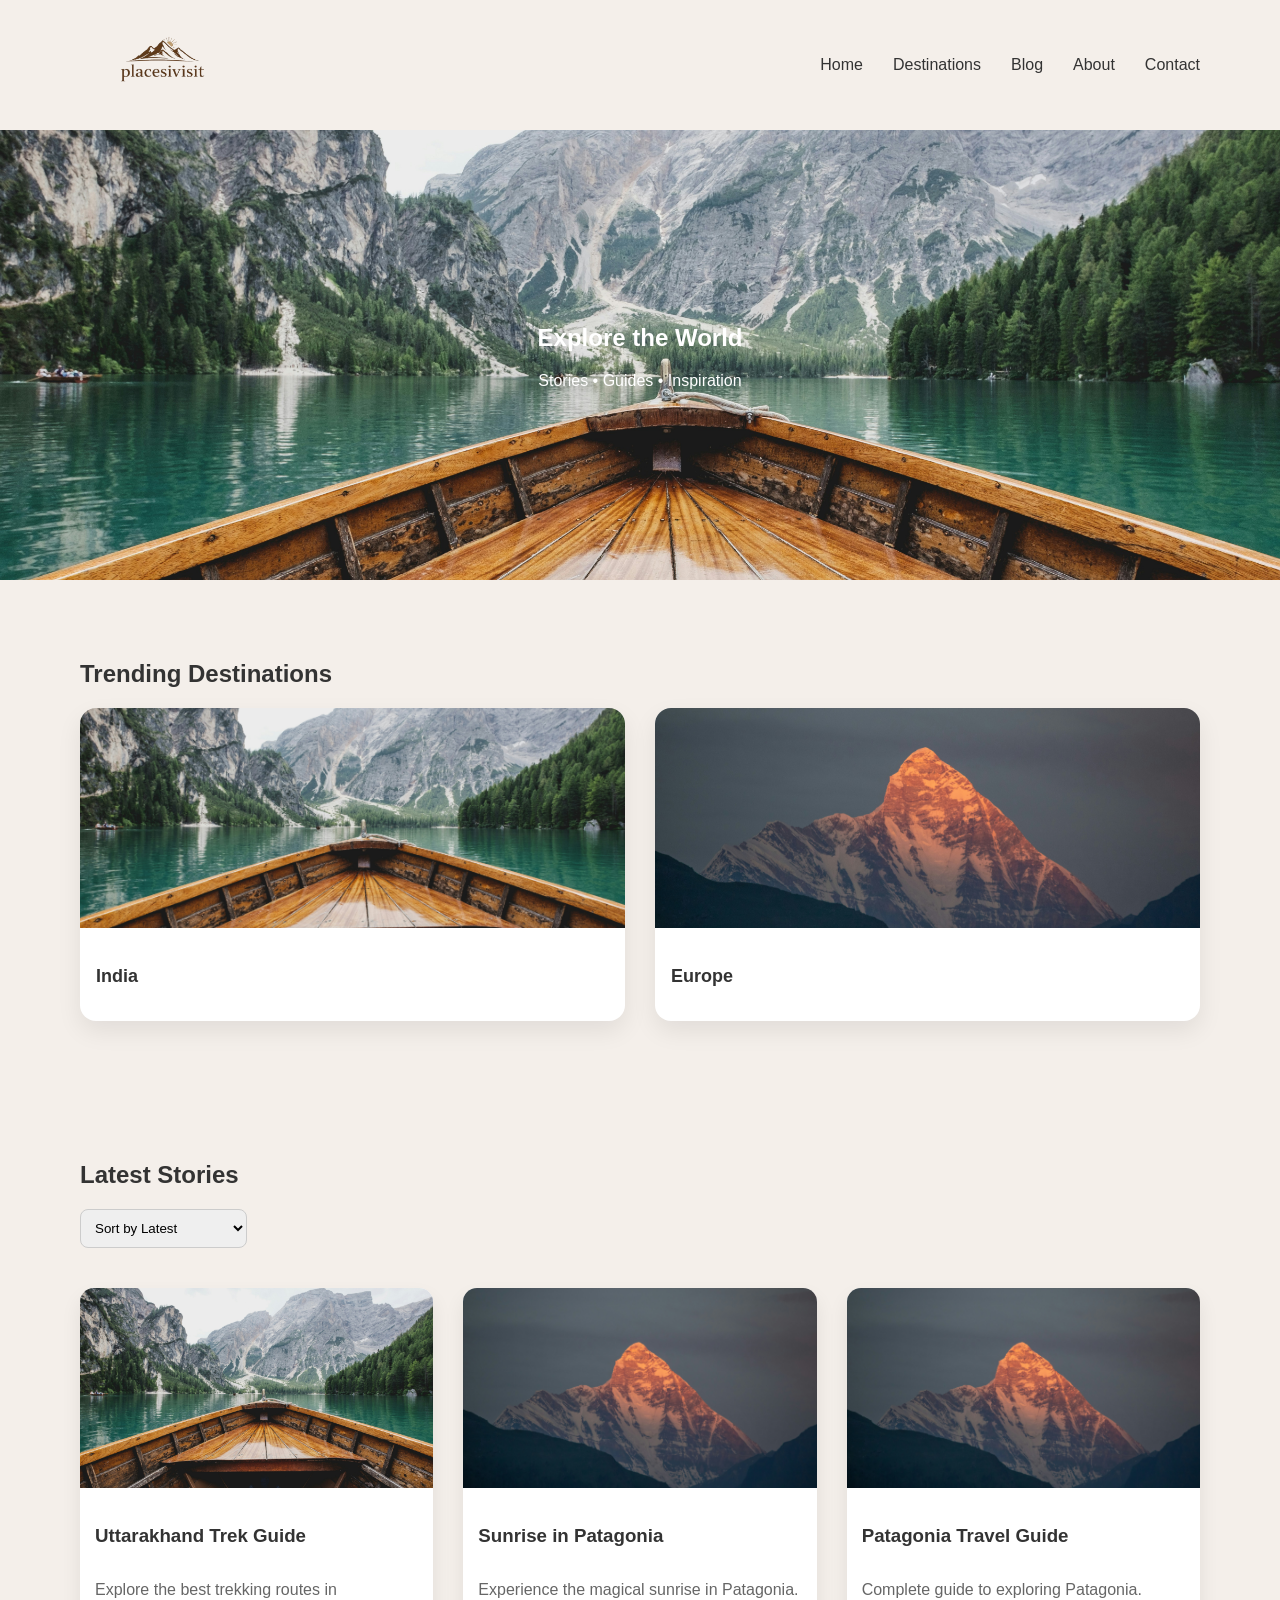
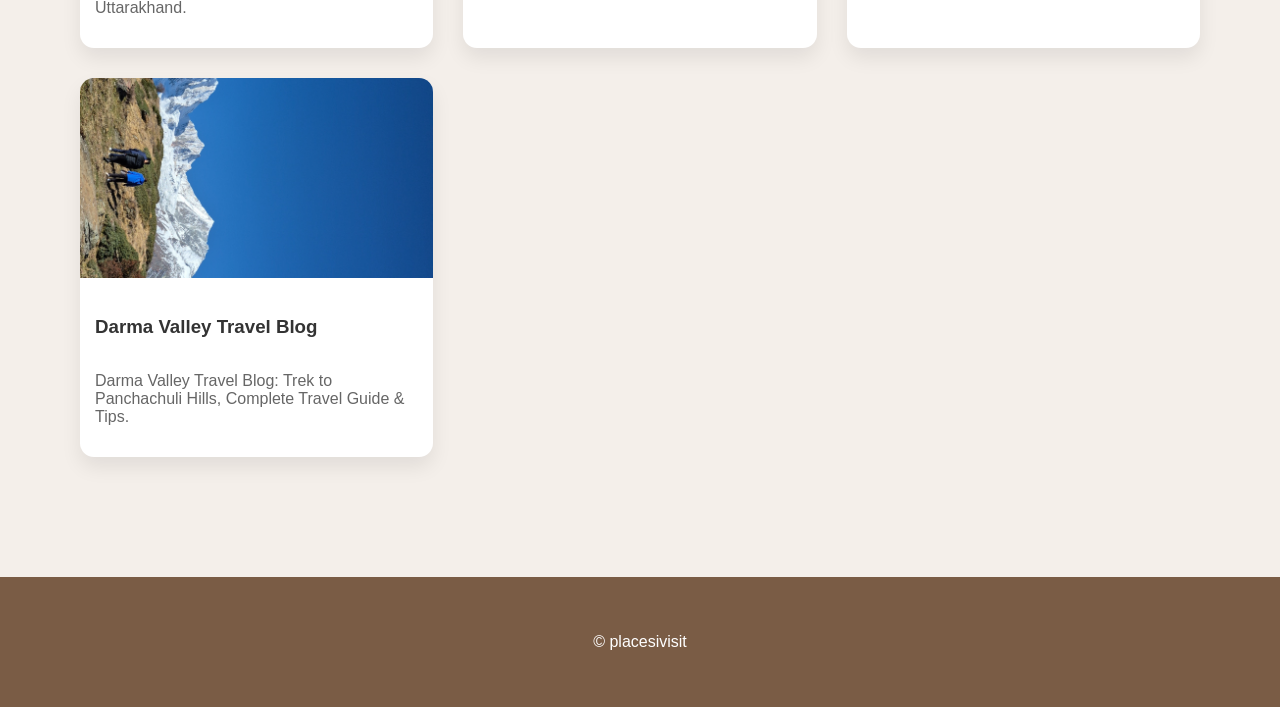
<file: index.html>
<!DOCTYPE html>

<html>

<head>
<title>placesivisit</title>
<link rel="stylesheet" href="style.css">
</head>

<body>

<header class="header transparent-header">

<a href="index.html" class="logo">
<img src="logo/placesivisitlogoo.jpg">
</a>

<nav class="nav">
<a href="index.html">Home</a>
<a href="destinations.html">Destinations</a>
<a href="blog.html">Blog</a>
<a href="about.html">About</a>
<a href="contact.html">Contact</a>
</nav>

</header>

<section class="hero">

<img src="images/travel.jpg">

<div class="hero-text">

<h1>Explore the World</h1>
<p>Stories • Guides • Inspiration</p>

</div>

</section>

<section class="section">

<h2>Trending Destinations</h2>

<div class="grid">

<div class="card" onclick="location.href='destinations.html?continent=india'">

<img src="images/travel.jpg">
<h3>India</h3>

</div>

<div class="card" onclick="location.href='destinations.html?continent=europe'">

<img src="images/patagonia.jpg">
<h3>Europe</h3>

</div>

</div>

</section>



<section class="section">

<h2>Latest Stories</h2>

<select class="sort-select" id="sortSelect" onchange="sortPosts()">

<option value="latest">Sort by Latest</option>
<option value="popular">Sort by Most Popular</option>

</select>

<div class="grid" id="blog-container"></div>

</section>


<script src="script.js"></script>

<footer>

<p>© placesivisit</p>

</footer>

</body>
</html>
</file>
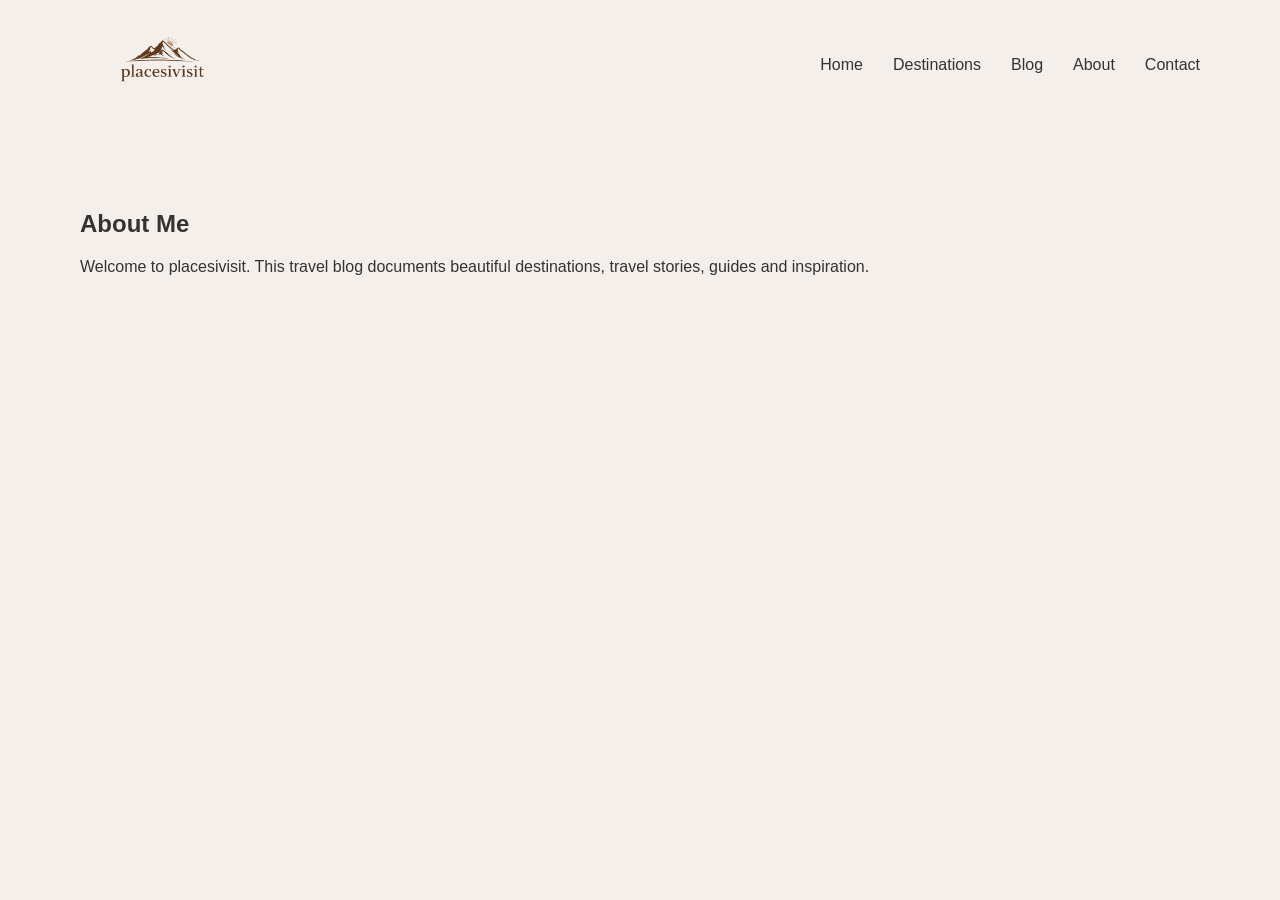
<file: about.html>
<!DOCTYPE html>

<html>

<head>
<title>About</title>
<link rel="stylesheet" href="style.css">
</head>

<body>

<header class="header transparent-header">

<a href="index.html" class="logo">
<img src="logo/placesivisitlogoo.jpg">
</a>

<nav class="nav">
<a href="index.html">Home</a>
<a href="destinations.html">Destinations</a>
<a href="blog.html">Blog</a>
<a href="about.html">About</a>
<a href="contact.html">Contact</a>
</nav>

</header>

<section class="section">

<h2>About Me</h2>

<p>

Welcome to placesivisit.
This travel blog documents beautiful destinations, travel stories, guides and inspiration.

</p>

</section>

</body>
</html>
</file>
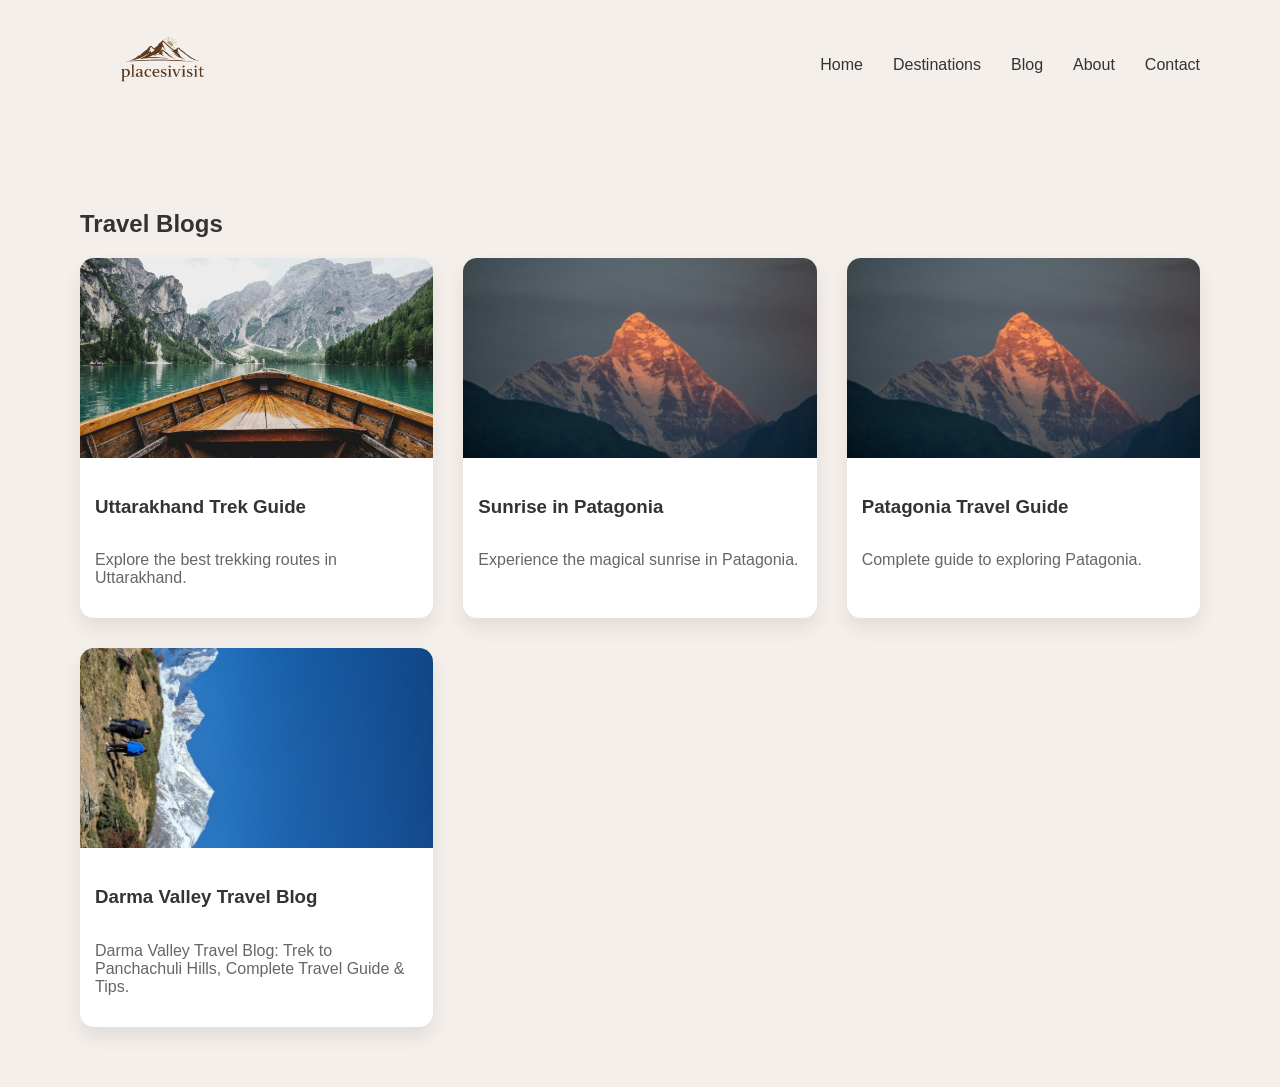
<file: blog.html>
<!DOCTYPE html>

<html>

<head>
<title>Travel Blog</title>
<link rel="stylesheet" href="style.css">
</head>

<body>

<header class="header transparent-header">

<a href="index.html" class="logo">
<img src="logo/placesivisitlogoo.jpg">
</a>

<nav class="nav">
<a href="index.html">Home</a>
<a href="destinations.html">Destinations</a>
<a href="blog.html">Blog</a>
<a href="about.html">About</a>
<a href="contact.html">Contact</a>
</nav>

</header>

<section class="section">

<h2>Travel Blogs</h2>

<div class="grid" id="blog-container"></div>

</section>

<script src="script.js"></script>


</body>
</html>
</file>
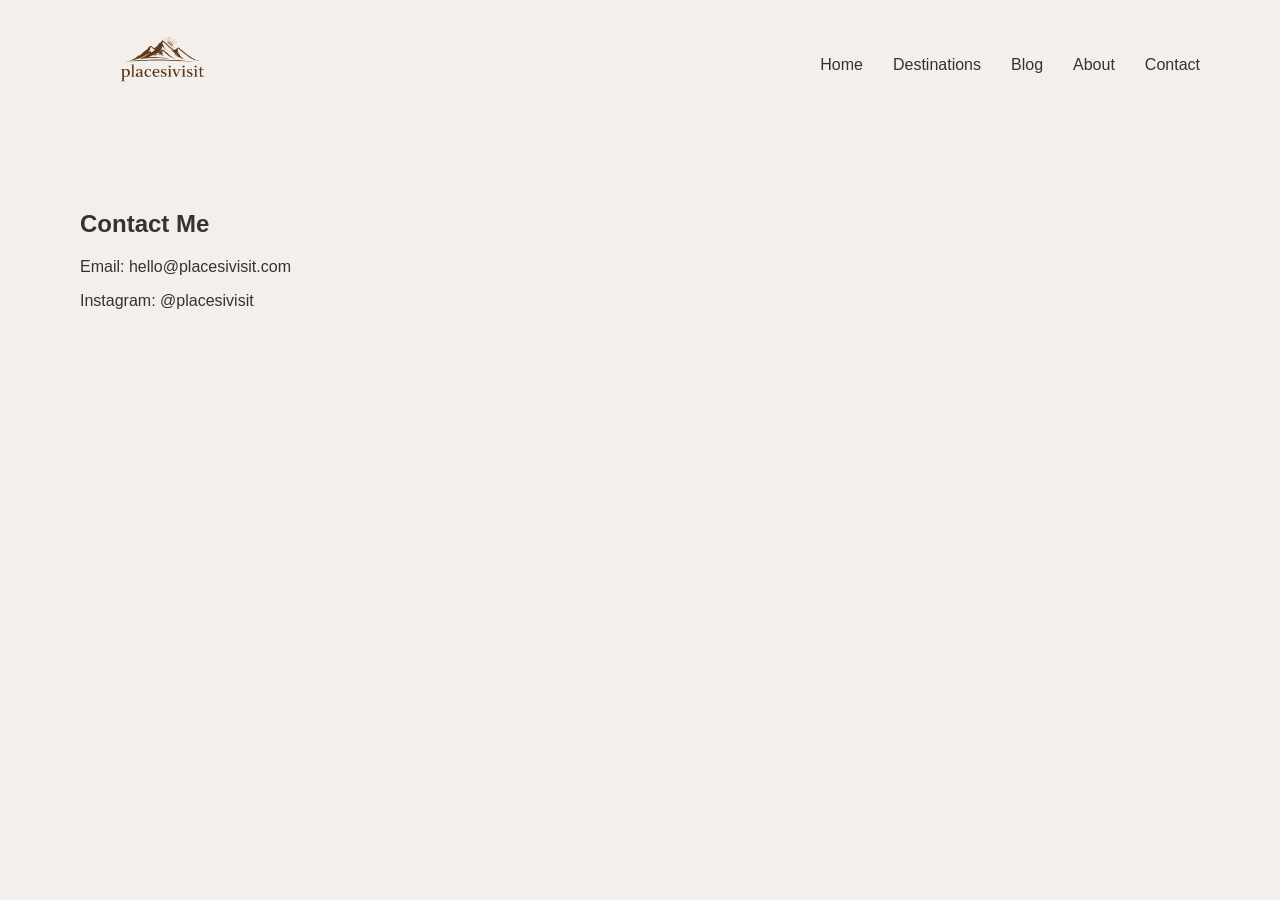
<file: contact.html>
<!DOCTYPE html>

<html>

<head>
<title>Contact</title>
<link rel="stylesheet" href="style.css">
</head>

<body>

<header class="header transparent-header">

<a href="index.html" class="logo">
<img src="logo/placesivisitlogoo.jpg">
</a>

<nav class="nav">
<a href="index.html">Home</a>
<a href="destinations.html">Destinations</a>
<a href="blog.html">Blog</a>
<a href="about.html">About</a>
<a href="contact.html">Contact</a>
</nav>

</header>

<section class="section">

<h2>Contact Me</h2>

<p>Email: hello@placesivisit.com</p>

<p>Instagram: @placesivisit</p>

</section>

</body>
</html>
</file>
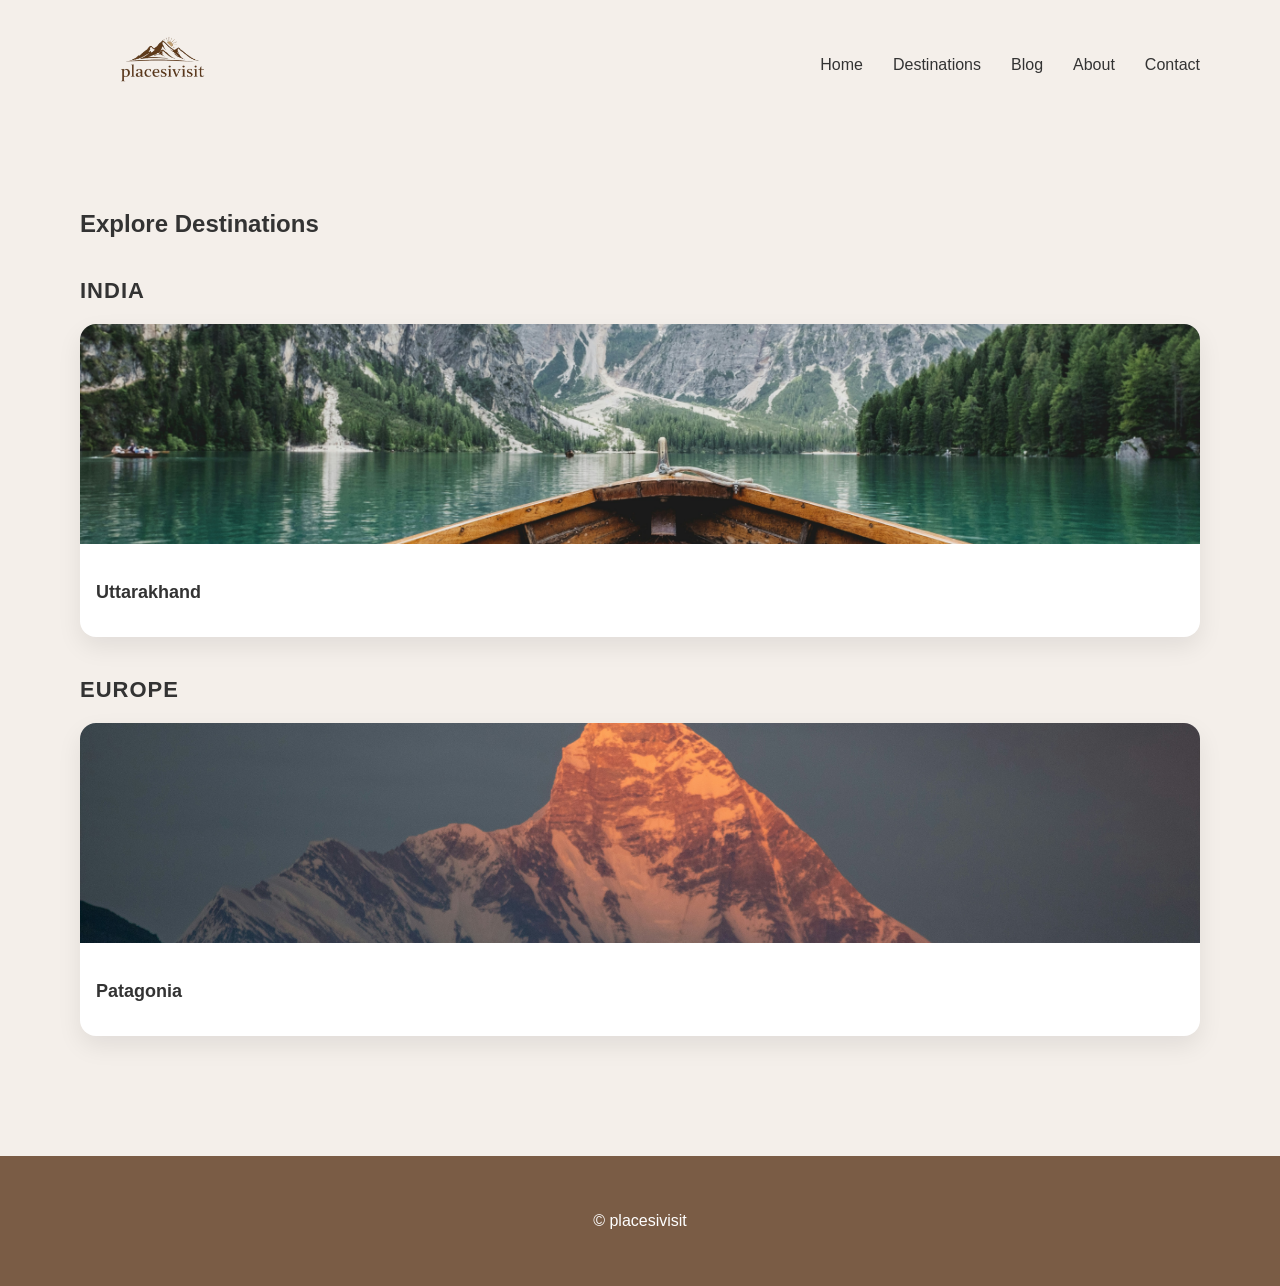
<file: destinations.html>
<!DOCTYPE html>

<html>

<head>

<title>Destinations | placesivisit</title>
<link rel="stylesheet" href="style.css">

</head>

<body>

<header class="header transparent-header">

<a href="index.html" class="logo">
<img src="logo/placesivisitlogoo.jpg">
</a>

<nav class="nav">
<a href="index.html">Home</a>
<a href="destinations.html">Destinations</a>
<a href="blog.html">Blog</a>
<a href="about.html">About</a>
<a href="contact.html">Contact</a>
</nav>

</header>

<section class="section">

<h1>Explore Destinations</h1>

<div id="destination-container"></div>

</section>

<script src="script.js"></script>

<footer>

<p>© placesivisit</p>

</footer>

</body>
</html>
</file>
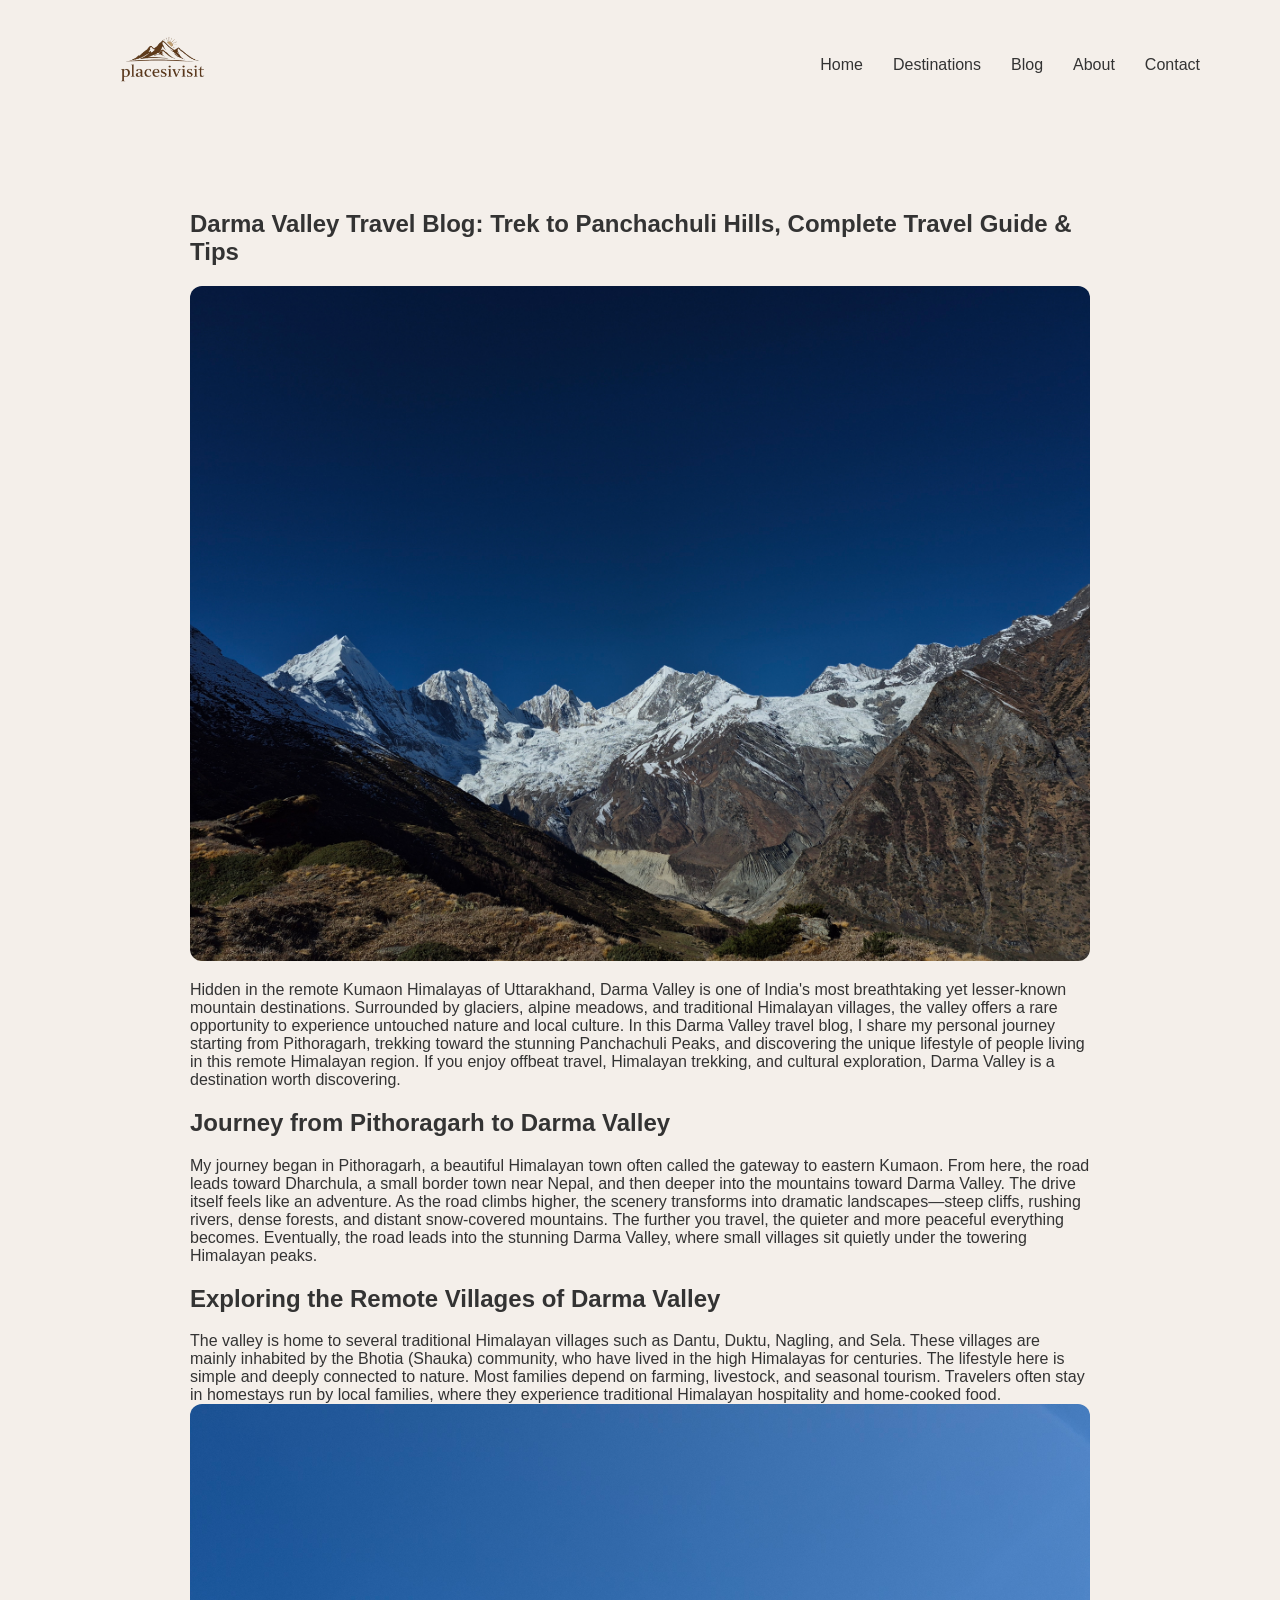
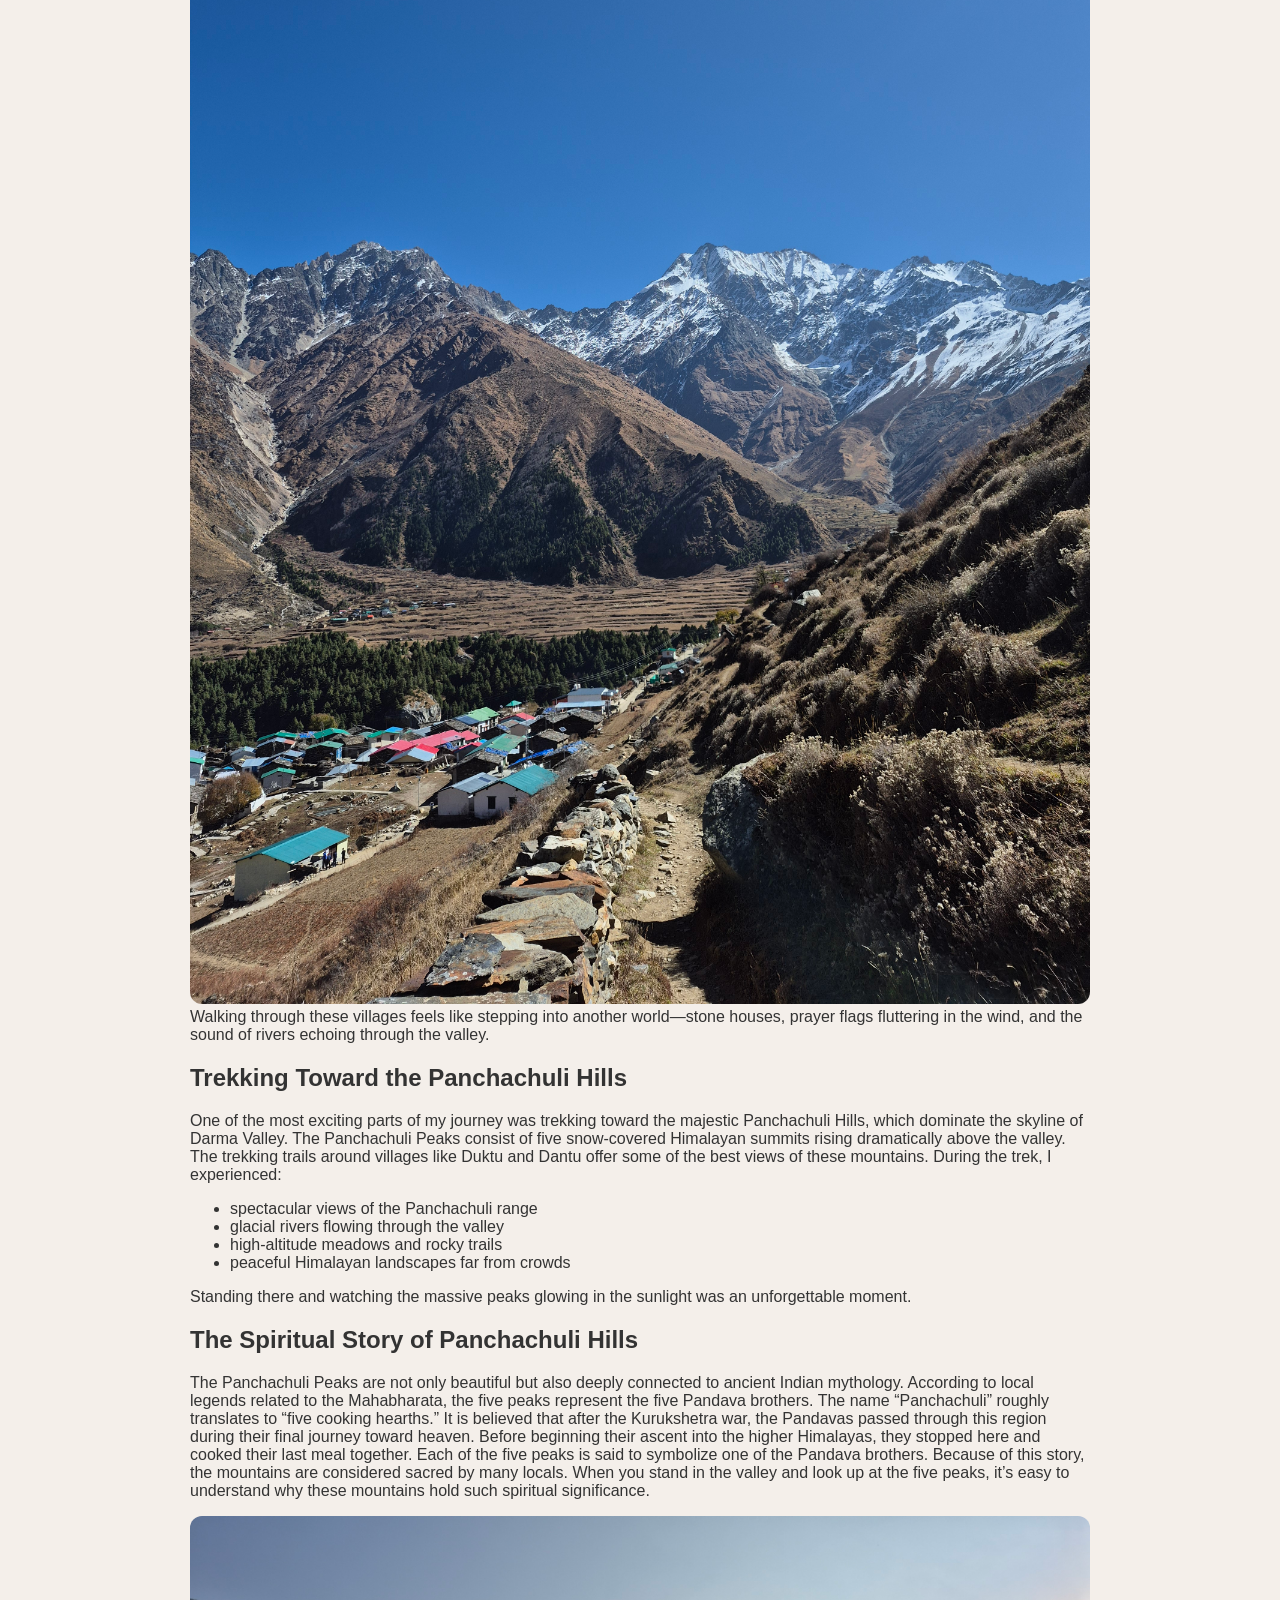
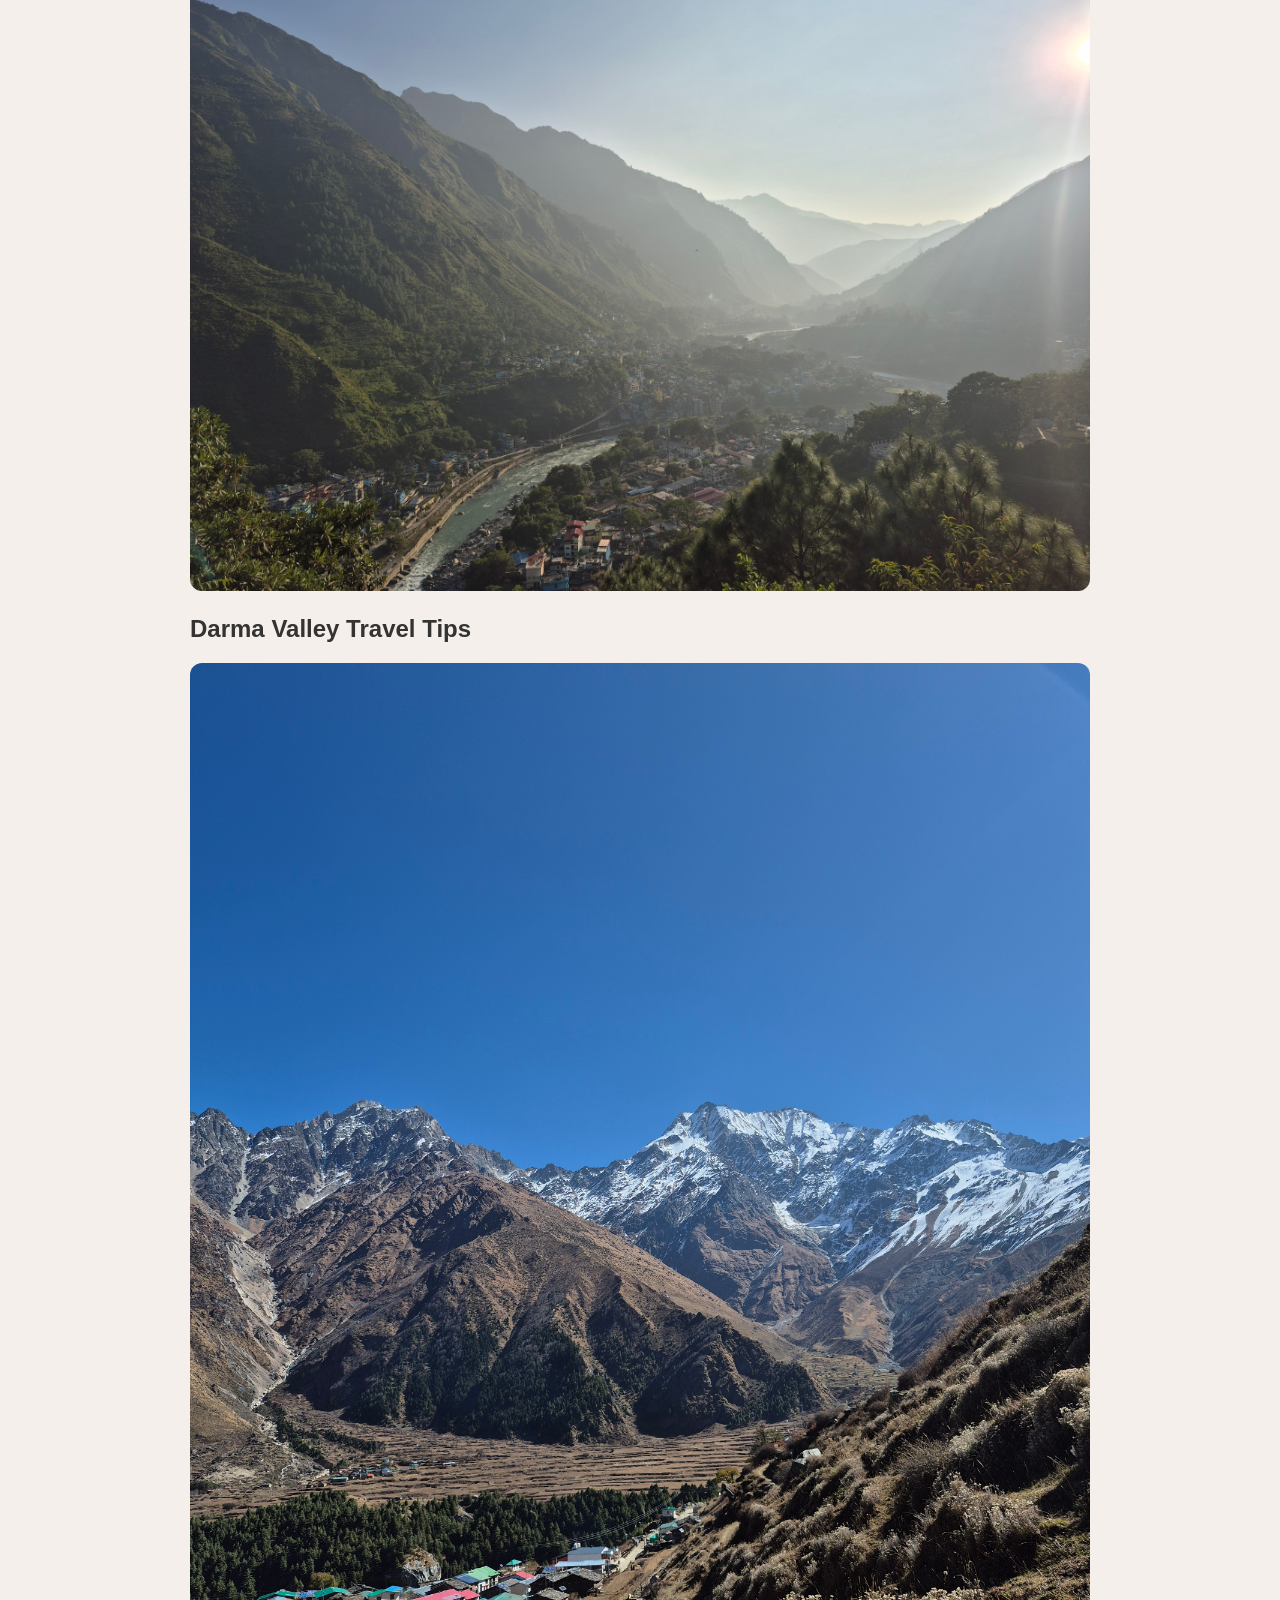
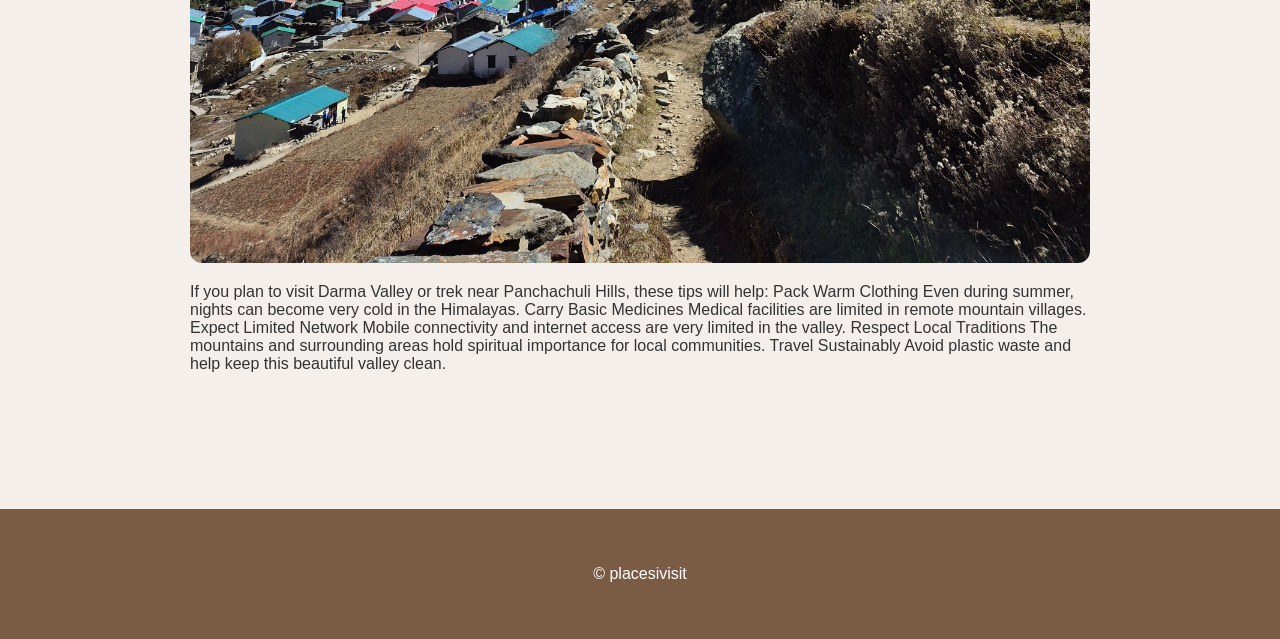
<file: posts/Darma Valley Travel Blog.html>
<!DOCTYPE html>

<html>

<head>

<title>Darma Valley Travel Blog: Trek to Panchachuli Hills, Complete Travel Guide & Tips</title>
<link rel="stylesheet" href="../style.css">

</head>

<body>

<header class="header transparent-header">

<a href="../index.html" class="logo">
<img src="../logo/placesivisitlogoo.jpg">
</a>

<nav class="nav">
<a href="../index.html">Home</a>
<a href="../destinations.html">Destinations</a>
<a href="../blog.html">Blog</a>
<a href="../about.html">About</a>
<a href="../contact.html">Contact</a>
</nav>

</header>

<section class="section" style="max-width:900px;margin:auto">
<h1>Darma Valley Travel Blog: Trek to Panchachuli Hills, Complete Travel Guide & Tips</h1>

<img src="../images/panchachuli.jpg" width="100%" style="border-radius:12px">
<p>

Hidden in the remote Kumaon Himalayas of Uttarakhand, Darma Valley is one of India's most breathtaking yet lesser-known mountain destinations. Surrounded by glaciers, alpine meadows, and traditional Himalayan villages, the valley offers a rare opportunity to experience untouched nature and local culture.

In this Darma Valley travel blog, I share my personal journey starting from Pithoragarh, trekking toward the stunning Panchachuli Peaks, and discovering the unique lifestyle of people living in this remote Himalayan region.

If you enjoy offbeat travel, Himalayan trekking, and cultural exploration, Darma Valley is a destination worth discovering.

</p>

<h2>Journey from Pithoragarh to Darma Valley</h2>

<p>

My journey began in Pithoragarh, a beautiful Himalayan town often called the gateway to eastern Kumaon. From here, the road leads toward Dharchula, a small border town near Nepal, and then deeper into the mountains toward Darma Valley.

The drive itself feels like an adventure.

As the road climbs higher, the scenery transforms into dramatic landscapes—steep cliffs, rushing rivers, dense forests, and distant snow-covered mountains. The further you travel, the quieter and more peaceful everything becomes.

Eventually, the road leads into the stunning Darma Valley, where small villages sit quietly under the towering Himalayan peaks.

</p>

<h2>Exploring the Remote Villages of Darma Valley</h2>
<p>
The valley is home to several traditional Himalayan villages such as Dantu, Duktu, Nagling, and Sela.

These villages are mainly inhabited by the Bhotia (Shauka) community, who have lived in the high Himalayas for centuries.

The lifestyle here is simple and deeply connected to nature. Most families depend on farming, livestock, and seasonal tourism. Travelers often stay in homestays run by local families, where they experience traditional Himalayan hospitality and home-cooked food.
<img src="../images/panchachulitrek.jpg" width="100%" style="border-radius:12px">

Walking through these villages feels like stepping into another world—stone houses, prayer flags fluttering in the wind, and the sound of rivers echoing through the valley.    
</p>

<h2>Trekking Toward the Panchachuli Hills</h2>
<p>One of the most exciting parts of my journey was trekking toward the majestic Panchachuli Hills, which dominate the skyline of Darma Valley.

The Panchachuli Peaks consist of five snow-covered Himalayan summits rising dramatically above the valley. The trekking trails around villages like Duktu and Dantu offer some of the best views of these mountains.

During the trek, I experienced:
<ul>
<li>spectacular views of the Panchachuli range</li>
<li>glacial rivers flowing through the valley</li>
<li>high-altitude meadows and rocky trails</li>
<li>peaceful Himalayan landscapes far from crowds</li>
</ul>
Standing there and watching the massive peaks glowing in the sunlight was an unforgettable moment.</p>


<h2>The Spiritual Story of Panchachuli Hills</h2>

<p>

The Panchachuli Peaks are not only beautiful but also deeply connected to ancient Indian mythology.

According to local legends related to the Mahabharata, the five peaks represent the five Pandava brothers. The name “Panchachuli” roughly translates to “five cooking hearths.”

It is believed that after the Kurukshetra war, the Pandavas passed through this region during their final journey toward heaven. Before beginning their ascent into the higher Himalayas, they stopped here and cooked their last meal together.

Each of the five peaks is said to symbolize one of the Pandava brothers. Because of this story, the mountains are considered sacred by many locals.

When you stand in the valley and look up at the five peaks, it’s easy to understand why these mountains hold such spiritual significance.

</p>

<img src="../images/darchuladharchula.jpg" width="100%" style="border-radius:12px">





<h2>Darma Valley Travel Tips</h2>

<img src="../images/panchachulitrek.jpg" width="100%" style="border-radius:12px">
<p>
If you plan to visit Darma Valley or trek near Panchachuli Hills, these tips will help:

Pack Warm Clothing

Even during summer, nights can become very cold in the Himalayas.

Carry Basic Medicines

Medical facilities are limited in remote mountain villages.

Expect Limited Network

Mobile connectivity and internet access are very limited in the valley.

Respect Local Traditions

The mountains and surrounding areas hold spiritual importance for local communities.

Travel Sustainably

Avoid plastic waste and help keep this beautiful valley clean.


</section>

<footer>

<p>© placesivisit</p>

</footer>

</body>
</html>
</file>
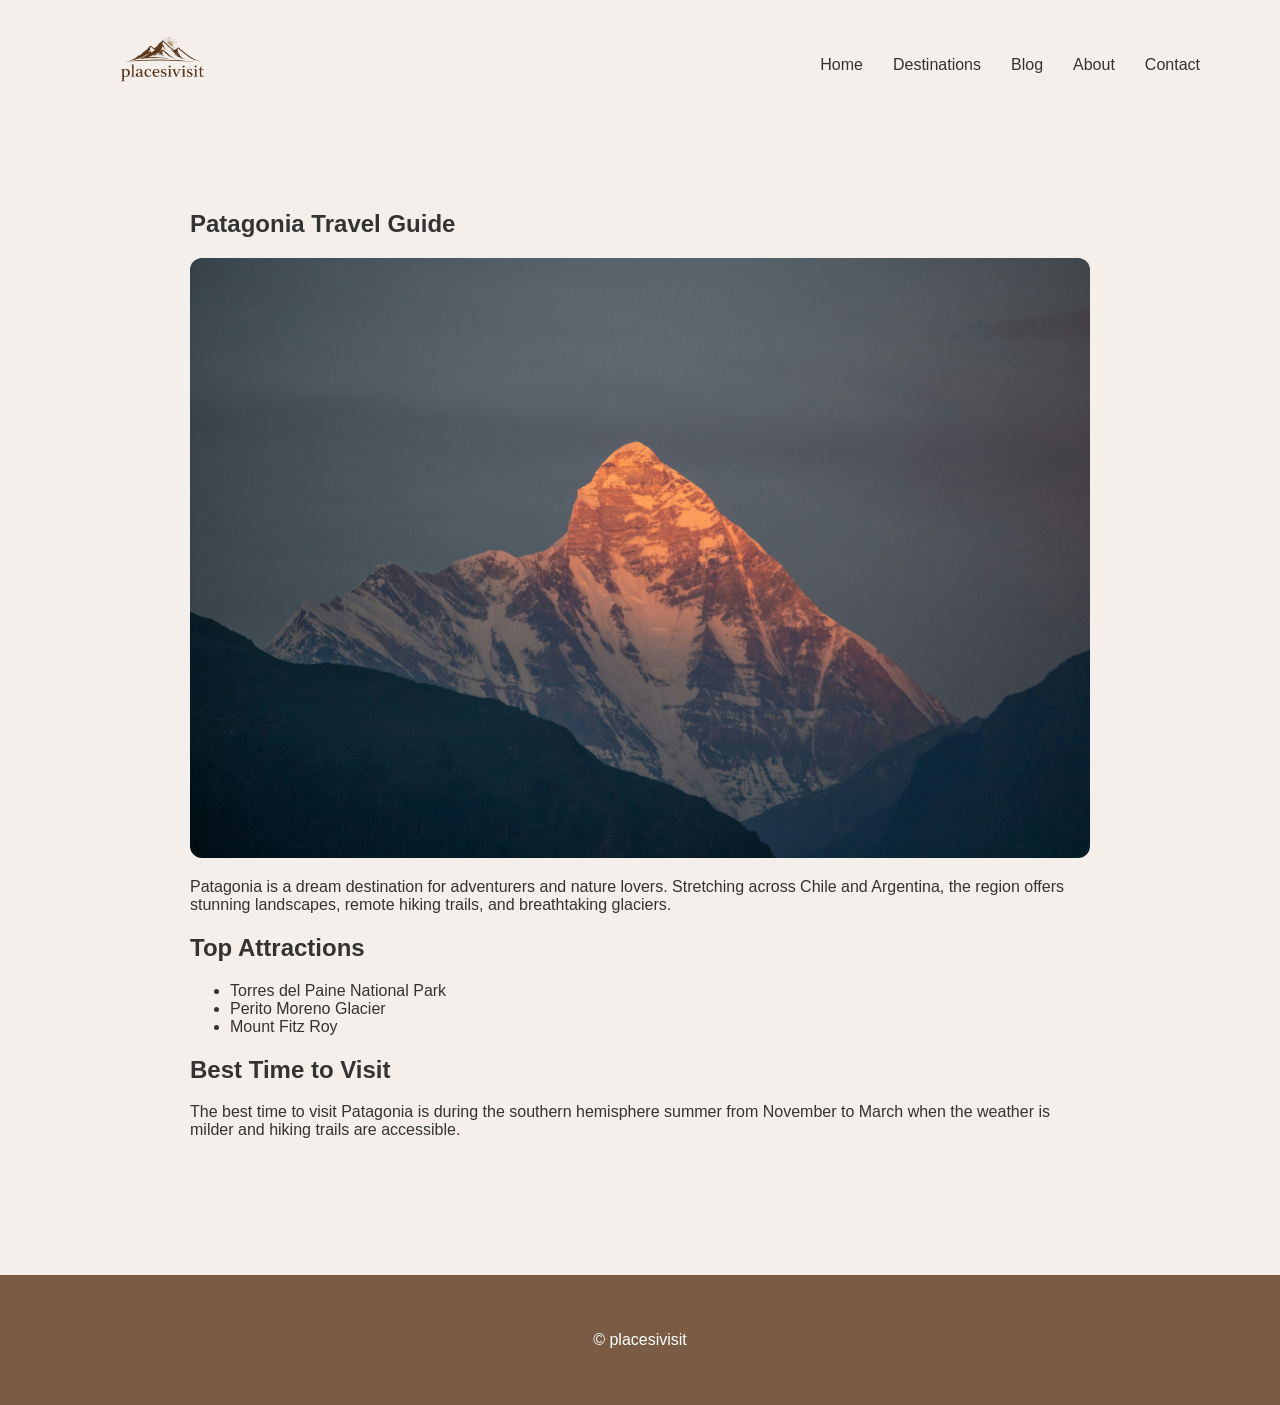
<file: posts/patagonia-guide.html>
<!DOCTYPE html>

<html>

<head>

<title>Patagonia Travel Guide</title>
<link rel="stylesheet" href="../style.css">

</head>

<body>

<header class="header transparent-header">

<a href="../index.html" class="logo">
<img src="../logo/placesivisitlogoo.jpg">
</a>

<nav class="nav">
<a href="../index.html">Home</a>
<a href="../destinations.html">Destinations</a>
<a href="../blog.html">Blog</a>
<a href="../about.html">About</a>
<a href="../contact.html">Contact</a>
</nav>

</header>

<section class="section" style="max-width:900px;margin:auto">

<h1>Patagonia Travel Guide</h1>

<img src="../images/patagonia.jpg" width="100%" style="border-radius:12px">

<p>

Patagonia is a dream destination for adventurers and nature lovers.
Stretching across Chile and Argentina, the region offers stunning landscapes,
remote hiking trails, and breathtaking glaciers.

</p>

<h2>Top Attractions</h2>

<ul>

<li>Torres del Paine National Park</li>
<li>Perito Moreno Glacier</li>
<li>Mount Fitz Roy</li>

</ul>

<h2>Best Time to Visit</h2>

<p>

The best time to visit Patagonia is during the southern hemisphere summer
from November to March when the weather is milder and hiking trails are accessible.

</p>

</section>

<footer>

<p>© placesivisit</p>

</footer>

</body>
</html>
</file>
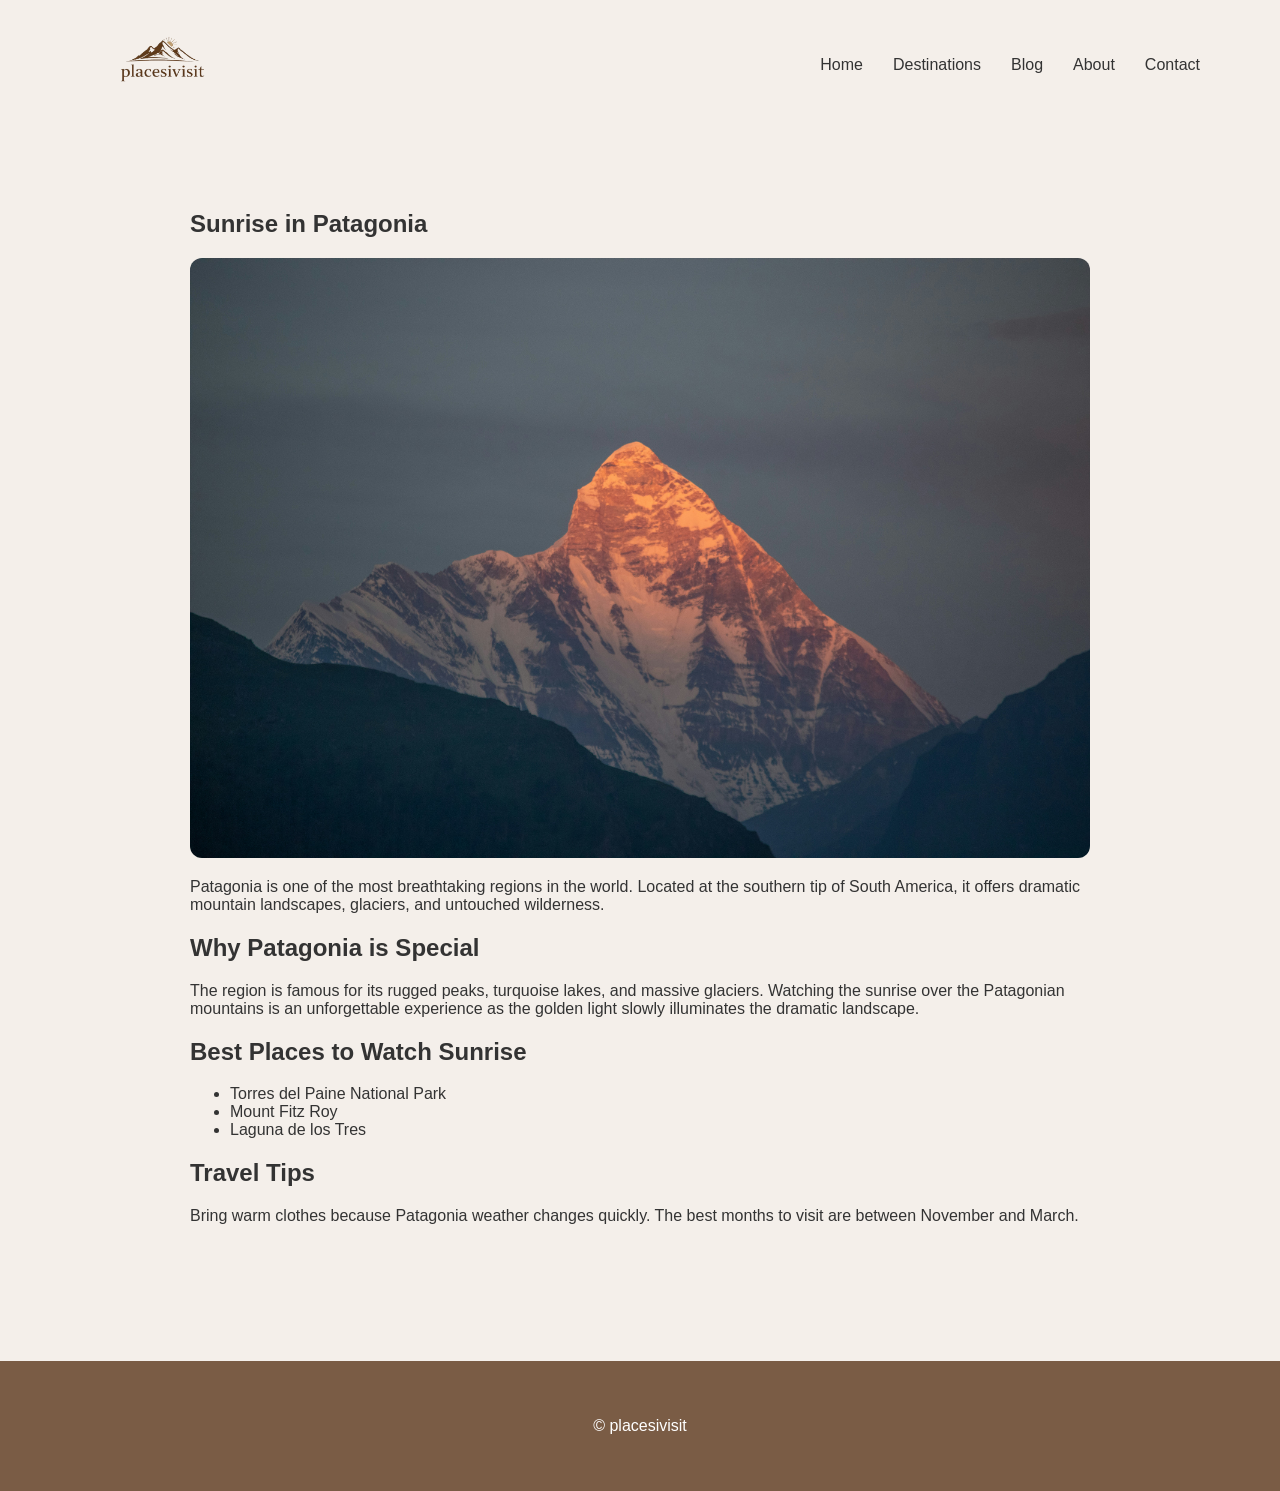
<file: posts/patagonia-sunrise.html>
<!DOCTYPE html>

<html>

<head>

<title>Sunrise in Patagonia</title>
<link rel="stylesheet" href="../style.css">

</head>

<body>

<header class="header transparent-header">

<a href="../index.html" class="logo">
<img src="../logo/placesivisitlogoo.jpg">
</a>

<nav class="nav">
<a href="../index.html">Home</a>
<a href="../destinations.html">Destinations</a>
<a href="../blog.html">Blog</a>
<a href="../about.html">About</a>
<a href="../contact.html">Contact</a>
</nav>

</header>

<section class="section" style="max-width:900px;margin:auto">

<h1>Sunrise in Patagonia</h1>

<img src="../images/patagonia.jpg" width="100%" style="border-radius:12px">

<p>

Patagonia is one of the most breathtaking regions in the world.
Located at the southern tip of South America, it offers dramatic mountain landscapes,
glaciers, and untouched wilderness.

</p>

<h2>Why Patagonia is Special</h2>

<p>

The region is famous for its rugged peaks, turquoise lakes, and massive glaciers.
Watching the sunrise over the Patagonian mountains is an unforgettable experience
as the golden light slowly illuminates the dramatic landscape.

</p>

<h2>Best Places to Watch Sunrise</h2>

<ul>

<li>Torres del Paine National Park</li>
<li>Mount Fitz Roy</li>
<li>Laguna de los Tres</li>

</ul>

<h2>Travel Tips</h2>

<p>

Bring warm clothes because Patagonia weather changes quickly.
The best months to visit are between November and March.

</p>

</section>

<footer>

<p>© placesivisit</p>

</footer>

</body>
</html>
</file>
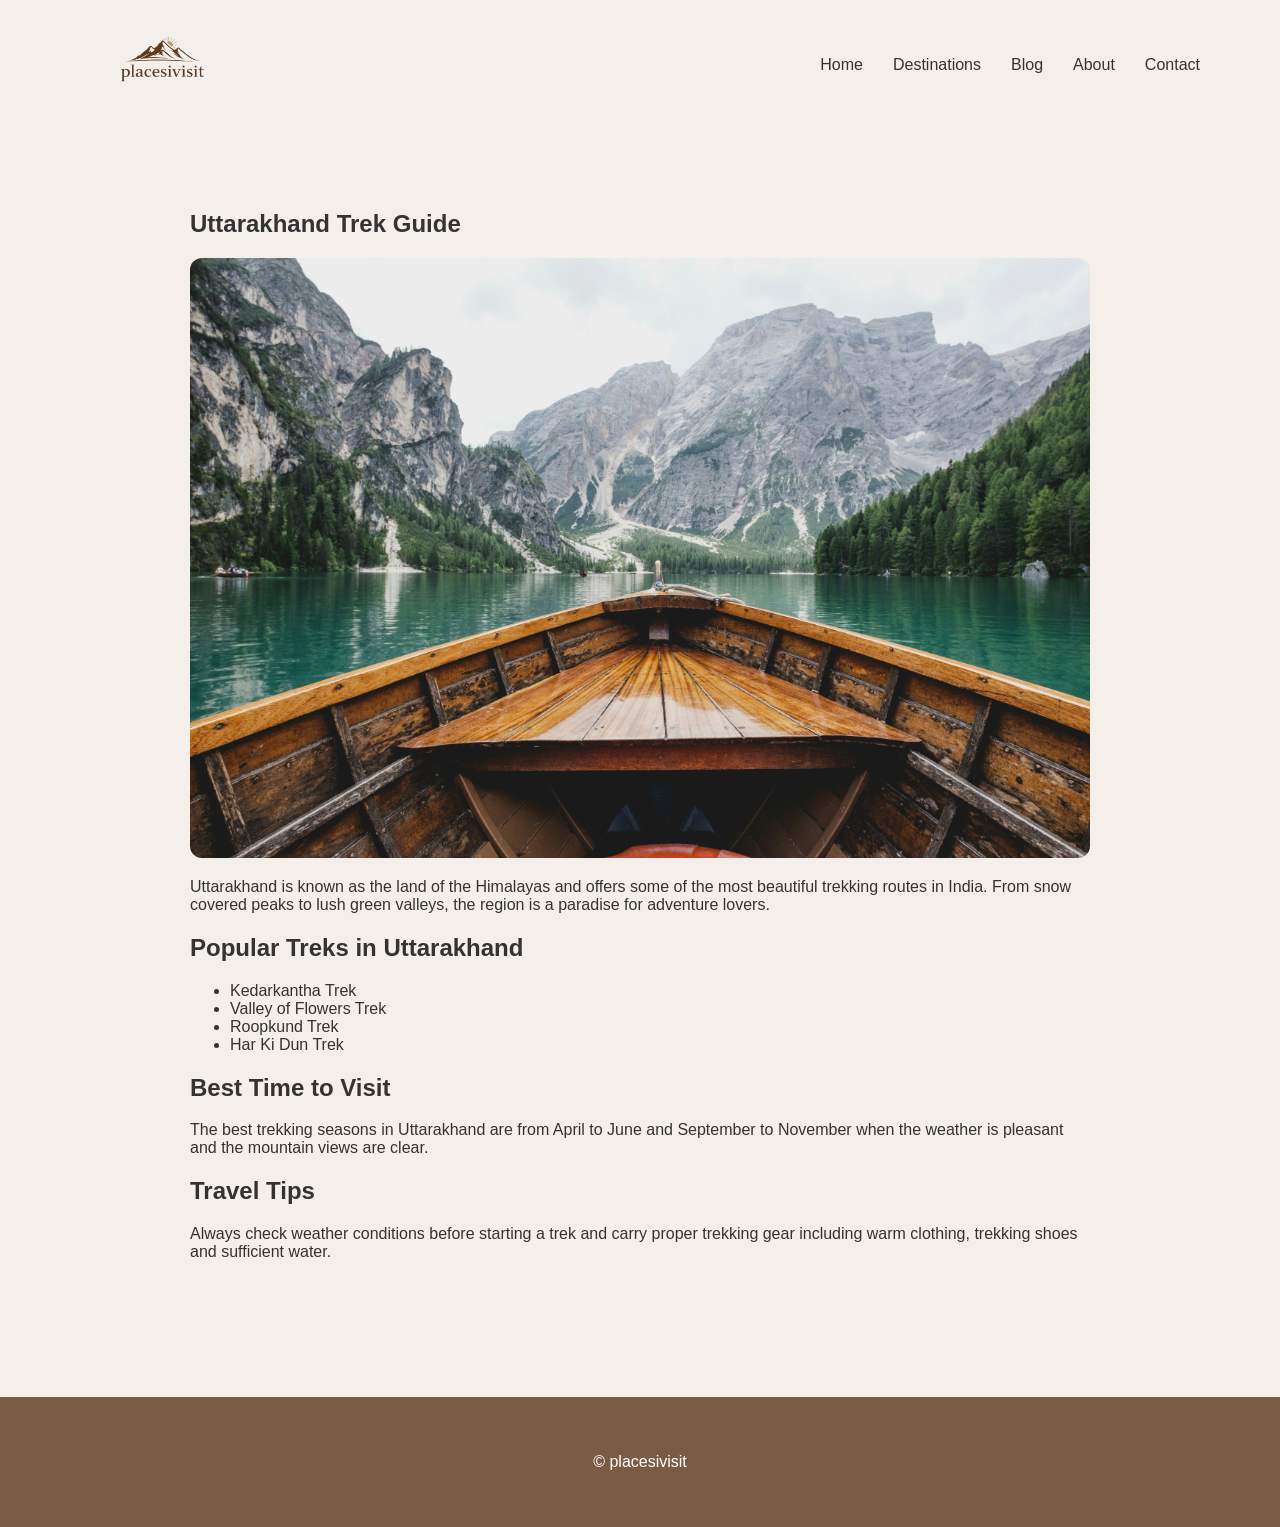
<file: posts/uttrakhand-trek.html>
<!DOCTYPE html>

<html>

<head>

<title>Uttarakhand Trek Guide</title>
<link rel="stylesheet" href="../style.css">

</head>

<body>

<header class="header transparent-header">

<a href="../index.html" class="logo">
<img src="../logo/placesivisitlogoo.jpg">
</a>

<nav class="nav">
<a href="../index.html">Home</a>
<a href="../destinations.html">Destinations</a>
<a href="../blog.html">Blog</a>
<a href="../about.html">About</a>
<a href="../contact.html">Contact</a>
</nav>

</header>

<section class="section" style="max-width:900px;margin:auto">

<h1>Uttarakhand Trek Guide</h1>

<img src="../images/travel.jpg" width="100%" style="border-radius:12px">

<p>

Uttarakhand is known as the land of the Himalayas and offers some of the most
beautiful trekking routes in India. From snow covered peaks to lush green
valleys, the region is a paradise for adventure lovers.

</p>

<h2>Popular Treks in Uttarakhand</h2>

<ul>

<li>Kedarkantha Trek</li>
<li>Valley of Flowers Trek</li>
<li>Roopkund Trek</li>
<li>Har Ki Dun Trek</li>

</ul>

<h2>Best Time to Visit</h2>

<p>

The best trekking seasons in Uttarakhand are from April to June and September
to November when the weather is pleasant and the mountain views are clear.

</p>

<h2>Travel Tips</h2>

<p>

Always check weather conditions before starting a trek and carry proper
trekking gear including warm clothing, trekking shoes and sufficient water.

</p>

</section>

<footer>

<p>© placesivisit</p>

</footer>

</body>
</html>
</file>
<file: style.css>
body{
margin:0;
font-family:Arial;
background:#F4EFEA;
color:#333;
}

/* HEADER */

.header{
display:flex;
justify-content:space-between;
align-items:center;
padding:8px 80px;
}

.logo img{
height:110px;
width:auto;
}

.nav{
display:flex;
gap:30px;
}

.nav a{
text-decoration:none;
color:#333;
font-weight:500;
}

/* HERO */

.hero{
position:relative;
height:450px;
}

.hero img{
width:100%;
height:450px;
object-fit:cover;
}

.hero-text{
position:absolute;
top:50%;
left:50%;
transform:translate(-50%,-50%);
color:white;
text-align:center;
}

/* SECTIONS */

.section{
padding:60px 80px;
}

.grid{
display:grid;
grid-template-columns:repeat(auto-fit, minmax(280px, 1fr));
gap:30px;
margin-top:20px;
}

/* CARDS */

.card{
background:white;
border-radius:16px;
overflow:hidden;
box-shadow:0 10px 25px rgba(0,0,0,0.08);
cursor:pointer;
transition:all 0.3s ease;
}

.card:hover{
transform:translateY(-6px);
box-shadow:0 18px 30px rgba(0,0,0,0.15);
}

.card img{
width:100%;
height:220px;
object-fit:cover;
}

.card h3{
padding:16px;
font-size:18px;
text-transform:capitalize;
}

/* BLOG CARDS */

.blog-card{
background:white;
border-radius:14px;
overflow:hidden;
box-shadow:0 10px 20px rgba(0,0,0,0.08);
cursor:pointer;
transition:0.3s;
}

.blog-card:hover{
transform:translateY(-8px);
}

.blog-card img{
width:100%;
height:200px;
object-fit:cover;
}

.blog-card h3{
padding:15px;
}

.blog-card p{
padding:0 15px 15px 15px;
color:#666;
}

/* SEARCH */

.search-bar{
padding:10px;
width:250px;
border-radius:8px;
border:1px solid #ccc;
margin-bottom:20px;
}

/* SORT */

.sort-select{
padding:10px;
border-radius:8px;
border:1px solid #ccc;
margin-bottom:20px;
}

/* FOOTER */

footer{
text-align:center;
padding:40px;
background:#7A5C45;
color:white;
margin-top:60px;
}

.blog-title{
cursor:pointer;
color:#222;
}

.blog-title:hover{
color:#7A5C45;
}

.filters{
margin:20px 0;
}

.filters button{
padding:8px 14px;
margin-right:10px;
border:none;
background:#eee;
border-radius:8px;
cursor:pointer;
}

.filters button:hover{
background:#7A5C45;
color:white;
}

.blog-title{
cursor:pointer;
}

.blog-title:hover{
color:#7A5C45;
}

#destination-container{
margin-top:30px;
}


/* Destination section */
.destinations-section{
max-width:1200px;
margin:auto;
}

.section-title{
font-size:32px;
margin-bottom:10px;
}

.section-subtitle{
color:#666;
margin-bottom:40px;
}

#destination-container h2{
margin-top:60px;
font-size:22px;
letter-spacing:1px;
}
</file>
